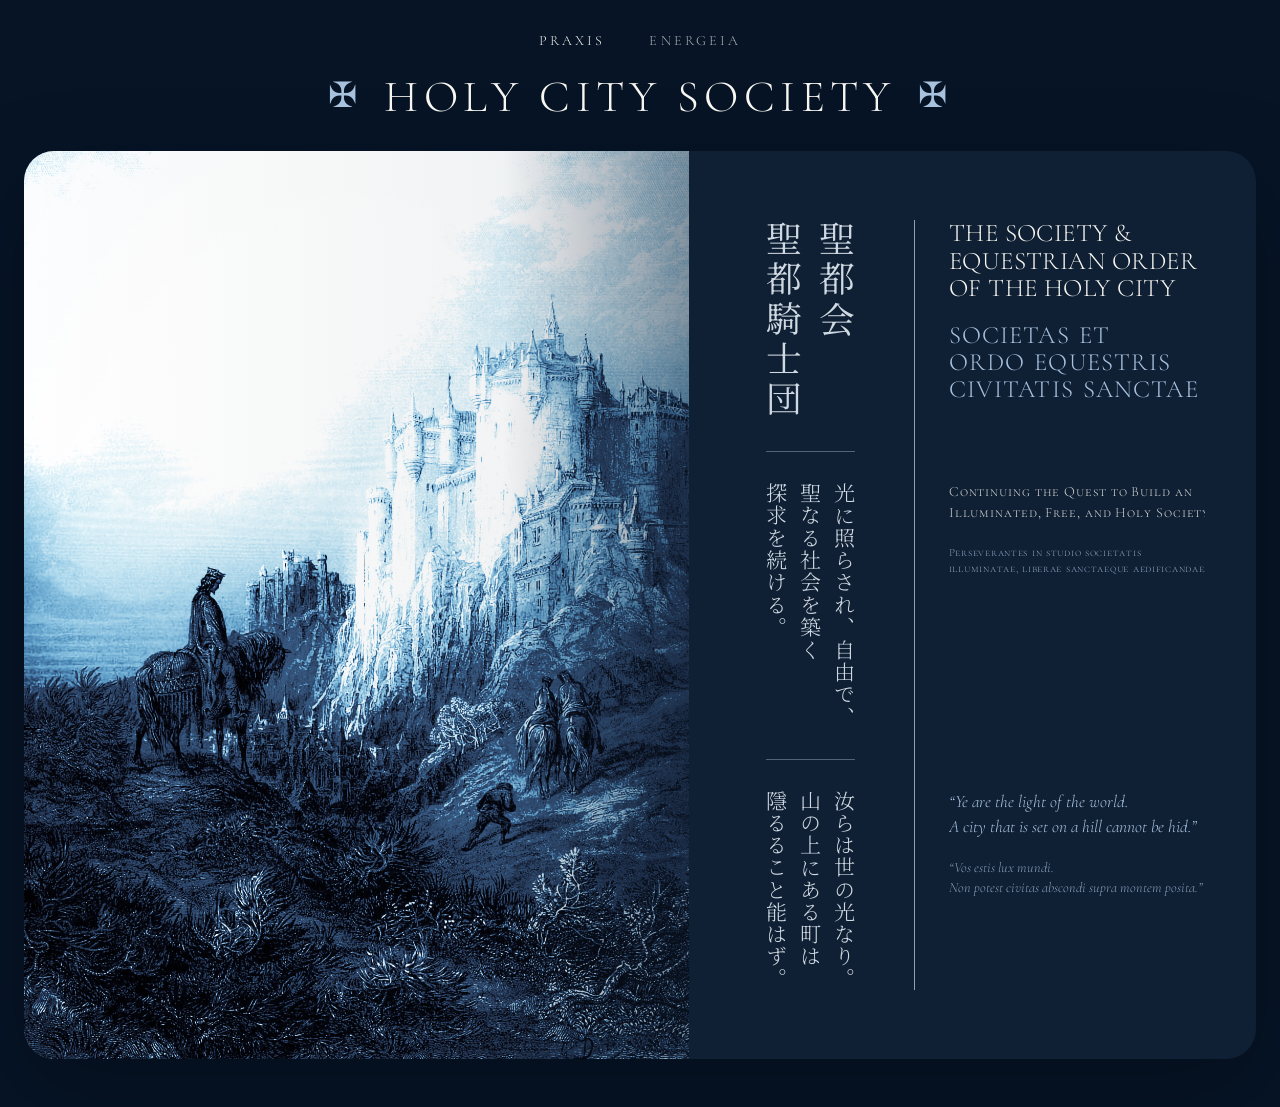
<file: index.html>
<!DOCTYPE html>
<html lang="en">
<head>
  <meta charset="UTF-8" />
  <meta
    name="viewport"
    content="width=device-width, initial-scale=1.0"
  />

  <title>Holy City Society</title>

  <link rel="preconnect" href="https://fonts.googleapis.com" />
  <link
    rel="preconnect"
    href="https://fonts.gstatic.com"
    crossorigin
  />

  <link
    href="https://fonts.googleapis.com/css2?family=Cormorant+Garamond:ital,wght@0,300;0,400;1,300;1,400&family=Noto+Serif+JP:wght@300;400&display=swap"
    rel="stylesheet"
  />

  <link rel="stylesheet" href="./styles.css" />
</head>

<body>
  <header class="site-header site-shell">
    <nav class="top-nav" aria-label="Primary">
      <a href="./index.html" aria-current="page">
        Praxis
      </a>

      <a href="./virtues.html">
        Energeia
      </a>
    </nav>

    <div
      class="site-name"
      aria-label="Holy City Society"
    >
      <span
        class="site-cross"
        aria-hidden="true"
      >
        ✠
      </span>

      <span>Holy City Society</span>

      <span
        class="site-cross"
        aria-hidden="true"
      >
        ✠
      </span>
    </div>
  </header>

  <main class="site-shell">
    <section
      class="hero"
      aria-labelledby="formal-title"
    >
      <div
        class="hero-art"
        role="img"
        aria-label="Blue engraved city on a hill with mounted riders"
      ></div>

      <div class="hero-copy">
        <div class="trilingual-layout">

          <div
            class="language-rule"
            aria-hidden="true"
          ></div>

          <section
            class="japanese-section japanese-identity"
            lang="ja"
            aria-label="Japanese institutional name"
          >
            <div class="japanese-columns identity-columns">
              <p class="japanese-column">
                聖都会
              </p>

              <p class="japanese-column">
                聖都騎士団
              </p>
            </div>
          </section>

          <section class="western-section western-identity">
            <h1
              class="formal-title formal-english"
              id="formal-title"
              lang="en"
            >
              <span class="title-line">
                <span class="fit-text">
                  The Society &amp;
                </span>
              </span>

              <span class="title-line">
                <span class="fit-text">
                  Equestrian Order
                </span>
              </span>

              <span class="title-line">
                <span class="fit-text">
                  of the Holy City
                </span>
              </span>
            </h1>

            <p
              class="formal-title formal-latin"
              lang="la"
            >
              <span class="title-line">
                <span class="fit-text">
                  Societas Et
                </span>
              </span>

              <span class="title-line">
                <span class="fit-text">
                  Ordo Equestris
                </span>
              </span>

              <span class="title-line">
                <span class="fit-text">
                  Civitatis Sanctae
                </span>
              </span>
            </p>
          </section>

          <section
            class="japanese-section japanese-mission"
            lang="ja"
            aria-label="Japanese mission"
          >
            <div class="japanese-columns">
              <p class="japanese-column">
                光に照らされ、自由で、
              </p>

              <p class="japanese-column">
                聖なる社会を築く
              </p>

              <p class="japanese-column">
                探求を続ける。
              </p>
            </div>
          </section>

          <section class="western-section western-mission">
            <p
              class="mission mission-english equal-size-group"
              lang="en"
            >
              <span class="equal-size-line">
                Continuing the Quest to Build an
              </span>

              <span class="equal-size-line">
                Illuminated, Free, and Holy Society
              </span>
            </p>

            <p
              class="mission mission-latin equal-size-group"
              lang="la"
            >
              <span class="equal-size-line">
                Perseverantes in studio societatis
              </span>

              <span class="equal-size-line">
                illuminatae, liberae sanctaeque aedificandae.
              </span>
            </p>
          </section>

          <section
            class="japanese-section japanese-scripture"
            lang="ja"
            aria-label="Japanese scripture"
          >
            <div class="japanese-columns scripture-columns">
              <p class="japanese-column">
                汝らは世の光なり。
              </p>

              <p class="japanese-column">
                山の上にある町は
              </p>

              <p class="japanese-column">
                隱るること能はず。
              </p>
            </div>
          </section>

          <section class="western-section western-scripture">
            <blockquote class="scripture">
              <p
                class="scripture-english equal-size-group"
                lang="en"
              >
                <span class="equal-size-line">
                  “Ye are the light of the world.
                </span>

                <span class="equal-size-line">
                  A city that is set on a hill cannot be hid.”
                </span>
              </p>

              <p
                class="scripture-latin equal-size-group"
                lang="la"
              >
                <span class="equal-size-line">
                  “Vos estis lux mundi.
                </span>

                <span class="equal-size-line">
                  Non potest civitas abscondi supra montem posita.”
                </span>
              </p>
            </blockquote>
          </section>

        </div>
      </div>
    </section>
  </main>

  <script>
    (() => {
      const referenceFontSize = 100;
      const widthSafetyAllowance = 6;

      const canvas =
        document.createElement("canvas");

      const context =
        canvas.getContext("2d");

      function numericCustomProperty(
        element,
        propertyName,
        fallback
      ) {
        const value = Number.parseFloat(
          getComputedStyle(element).getPropertyValue(
            propertyName
          )
        );

        return Number.isFinite(value)
          ? value
          : fallback;
      }

      function transformedText(element) {
        const text =
          element.textContent.trim();

        const transform =
          getComputedStyle(element).textTransform;

        if (transform === "uppercase") {
          return text.toUpperCase();
        }

        if (transform === "lowercase") {
          return text.toLowerCase();
        }

        return text;
      }

      function measureTextAtReferenceSize(element) {
        const styles =
          getComputedStyle(element);

        const text =
          transformedText(element);

        const fontStyle =
          styles.fontStyle || "normal";

        const fontVariant =
          styles.fontVariant || "normal";

        const fontWeight =
          styles.fontWeight || "300";

        const fontFamily =
          styles.fontFamily || "serif";

        context.font =
          `${fontStyle} ${fontVariant} ${fontWeight} ` +
          `${referenceFontSize}px ${fontFamily}`;

        const glyphWidth =
          context.measureText(text).width;

        const trackingEm =
          numericCustomProperty(
            element,
            "--tracking-em",
            0
          );

        const wordSpacingEm =
          numericCustomProperty(
            element,
            "--word-spacing-em",
            0
          );

        const characterGaps =
          Math.max(
            text.length - 1,
            0
          );

        const spaces =
          (text.match(/\s/g) || []).length;

        const trackingWidth =
          trackingEm *
          referenceFontSize *
          characterGaps;

        const additionalWordSpacing =
          wordSpacingEm *
          referenceFontSize *
          spaces;

        return (
          glyphWidth +
          trackingWidth +
          additionalWordSpacing
        );
      }

      function calculateLineSize(element) {
        const line =
          element.closest(".title-line");

        if (!line) {
          return 0;
        }

        const targetWidth =
          Math.max(
            line.clientWidth -
              widthSafetyAllowance,
            0
          );

        if (targetWidth <= 0) {
          return 0;
        }

        const referenceWidth =
          measureTextAtReferenceSize(element);

        if (referenceWidth <= 0) {
          return 0;
        }

        const minimumSize =
          numericCustomProperty(
            element,
            "--minimum-fit-size",
            8
          );

        const maximumSize =
          numericCustomProperty(
            element,
            "--maximum-fit-size",
            180
          );

        const calculatedSize =
          referenceFontSize *
          (
            targetWidth /
            referenceWidth
          );

        return Math.max(
          minimumSize,
          Math.min(
            calculatedSize,
            maximumSize
          )
        );
      }

      function fitFormalTitle(title) {
        const lines = Array.from(
          title.querySelectorAll(".fit-text")
        );

        if (!lines.length) {
          return;
        }

        lines.forEach((line) => {
          line.style.fontSize = "";
        });

        const calculatedSizes =
          lines
            .map(calculateLineSize)
            .filter(
              (size) => size > 0
            );

        if (!calculatedSizes.length) {
          return;
        }

        const sharedSize =
          Math.min(...calculatedSizes);

        lines.forEach((line) => {
          line.style.fontSize =
            `${sharedSize}px`;
        });
      }

      function fitEqualSizeGroup(group) {
        const lines = Array.from(
          group.querySelectorAll(
            ".equal-size-line"
          )
        );

        if (!lines.length) {
          return;
        }

        lines.forEach((line) => {
          line.style.fontSize = "";
        });

        const targetWidth =
          Math.max(
            group.clientWidth -
              widthSafetyAllowance,
            0
          );

        if (targetWidth <= 0) {
          return;
        }

        const longestReferenceWidth =
          Math.max(
            ...lines.map(
              measureTextAtReferenceSize
            )
          );

        if (longestReferenceWidth <= 0) {
          return;
        }

        const minimumSize =
          numericCustomProperty(
            group,
            "--minimum-group-size",
            8
          );

        const maximumSize =
          numericCustomProperty(
            group,
            "--maximum-group-size",
            72
          );

        const calculatedSize =
          referenceFontSize *
          (
            targetWidth /
            longestReferenceWidth
          );

        const finalSize =
          Math.max(
            minimumSize,
            Math.min(
              calculatedSize,
              maximumSize
            )
          );

        lines.forEach((line) => {
          line.style.fontSize =
            `${finalSize}px`;
        });
      }

      function fitAllTypography() {
        document
          .querySelectorAll(
            ".western-section .formal-title"
          )
          .forEach(fitFormalTitle);

        document
          .querySelectorAll(
            ".western-section .equal-size-group"
          )
          .forEach(fitEqualSizeGroup);
      }

      let resizeFrame;

      function scheduleFit() {
        window.cancelAnimationFrame(
          resizeFrame
        );

        resizeFrame =
          window.requestAnimationFrame(
            fitAllTypography
          );
      }

      if (
        document.fonts &&
        document.fonts.ready
      ) {
        document.fonts.ready.then(
          scheduleFit
        );
      } else {
        window.addEventListener(
          "load",
          scheduleFit
        );
      }

      window.addEventListener(
        "resize",
        scheduleFit
      );

      window.addEventListener(
        "orientationchange",
        scheduleFit
      );
    })();
  </script>
</body>
</html>
</file>
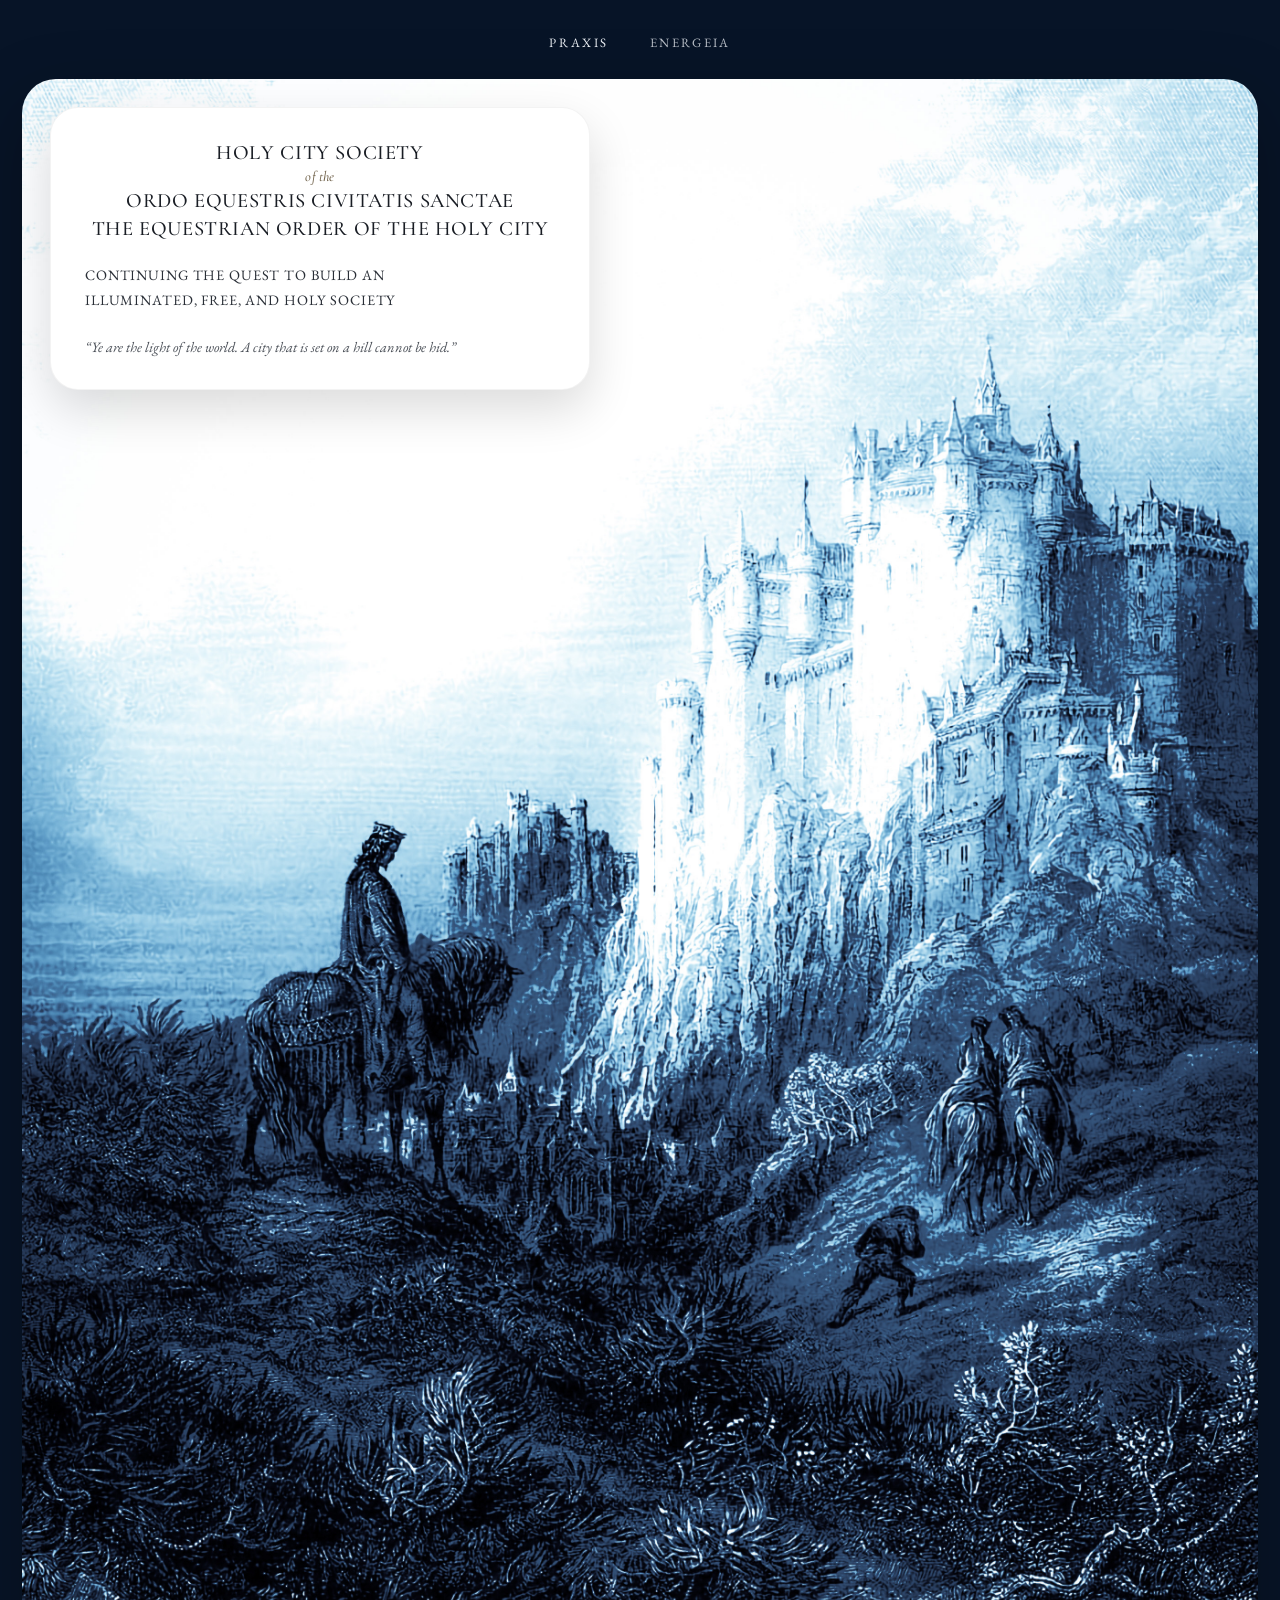
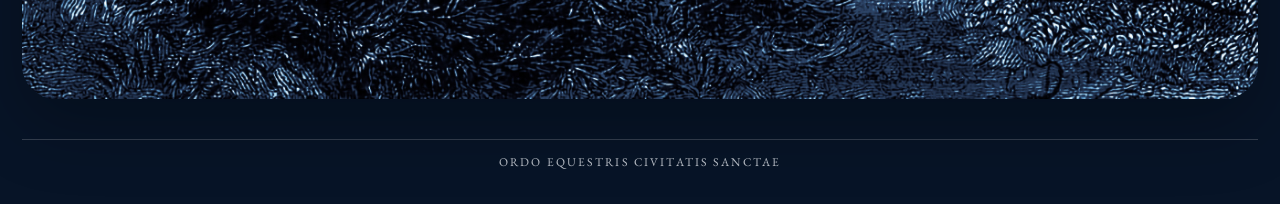
<file: index2.html>
<!DOCTYPE html>
<html lang="en">
<head>
  <meta charset="UTF-8" />
  <meta name="viewport" content="width=device-width, initial-scale=1.0" />
  <title>Holy City Society</title>
  <link rel="preconnect" href="https://fonts.googleapis.com">
  <link rel="preconnect" href="https://fonts.gstatic.com" crossorigin>
  <link href="https://fonts.googleapis.com/css2?family=Cormorant+Garamond:wght@400;500;600&family=EB+Garamond:wght@400;500;600&display=swap" rel="stylesheet">
  <style>
    :root {
      --bg: #071427;
      --text: #eef2f7;
      --muted: rgba(238, 242, 247, 0.78);
      --line: rgba(255, 255, 255, 0.14);
      --shadow: 0 24px 70px rgba(0, 0, 0, 0.28);
      --shadow-soft: 0 20px 48px rgba(0, 0, 0, 0.14);
      --radius: 34px;
      --radius-card: 28px;
      --shell: 1280px;
      --card-bg: #ffffff;
      --card-line: rgba(24, 28, 34, 0.05);
      --ink: #191d24;
      --ink-soft: #74664f;
      --body-ink: #2a2f37;
      --quote-ink: #4a4f57;
    }

    * {
      box-sizing: border-box;
    }

    html {
      scroll-behavior: smooth;
    }

    body {
      margin: 0;
      min-height: 100vh;
      background: var(--bg);
      color: var(--text);
      font-family: "EB Garamond", Garamond, Baskerville, "Times New Roman", serif;
      -webkit-font-smoothing: antialiased;
      text-rendering: optimizeLegibility;
    }

    a {
      color: inherit;
      text-decoration: none;
    }

    .shell {
      width: min(calc(100% - 44px), var(--shell));
      margin: 0 auto;
    }

    .site-header {
      padding-top: 34px;
      padding-bottom: 18px;
    }

    .top-nav {
      display: flex;
      justify-content: center;
      gap: 42px;
      text-transform: uppercase;
      letter-spacing: 0.18em;
      font-size: 0.8rem;
      color: var(--muted);
    }

    .top-nav a:hover,
    .top-nav a[aria-current="page"] {
      color: var(--text);
    }

    .hero-panel {
      position: relative;
      margin-top: 10px;
      margin-bottom: 40px;
      min-height: 180vh;
      border-radius: var(--radius);
      overflow: hidden;
      box-shadow: var(--shadow);
    }

    .hero-image {
      position: absolute;
      inset: 0;
      background: url("B34EE0E8-7698-45C1-A5B6-EF87853A96F7.jpeg") center center / cover no-repeat;
    }

    .hero-overlay {
      position: relative;
      z-index: 2;
      min-height: 180vh;
      padding: 28px;
    }

    .hero-card {
      position: sticky;
      top: 28px;
      width: min(540px, calc(100% - 28px));
      padding: 34px 34px 30px;
      background: var(--card-bg);
      color: var(--ink);
      border: 1px solid var(--card-line);
      border-radius: var(--radius-card);
      box-shadow: var(--shadow-soft);
    }

    .card-title-block {
      margin-bottom: 24px;
      text-align: center;
      font-family: "Cormorant Garamond", Cochin, Garamond, serif;
    }

    .card-title-line {
      margin: 0;
      font-size: clamp(1.28rem, 1.58vw, 1.62rem);
      line-height: 1.04;
      font-weight: 500;
      letter-spacing: 0.03em;
      text-transform: uppercase;
      color: var(--ink);
    }

    .card-title-line + .card-title-line {
      margin-top: 6px;
    }

    .card-title-small {
      margin: 6px 0;
      font-size: clamp(0.9rem, 0.95vw, 0.96rem);
      line-height: 1.05;
      font-style: italic;
      font-weight: 500;
      letter-spacing: 0.015em;
      text-transform: none;
      color: var(--ink-soft);
    }

    .card-body {
      margin: 0 0 22px;
      font-size: 0.9rem;
      line-height: 1.72;
      letter-spacing: 0.06em;
      text-transform: uppercase;
      color: var(--body-ink);
      text-align: left;
    }

    .card-quote {
      margin: 0;
      font-size: 0.9rem;
      line-height: 1.72;
      font-style: italic;
      color: var(--quote-ink);
      text-align: left;
    }

    .site-footer {
      padding-bottom: 34px;
    }

    .footer-rule {
      width: 100%;
      height: 1px;
      background: rgba(255, 255, 255, 0.18);
      margin-bottom: 14px;
    }

    .footer-copy {
      text-align: center;
      text-transform: uppercase;
      letter-spacing: 0.18em;
      font-size: 0.74rem;
      color: var(--muted);
    }

    @media (max-width: 980px) {
      .hero-panel,
      .hero-overlay {
        min-height: 130vh;
      }

      .hero-overlay {
        padding: 20px;
      }

      .hero-card {
        top: 20px;
        width: min(500px, 100%);
        padding: 28px 24px 24px;
      }

      .card-title-line {
        font-size: 1.38rem;
      }

      .card-title-small {
        font-size: 0.9rem;
      }
    }

    @media (max-width: 640px) {
      .shell {
        width: min(calc(100% - 24px), var(--shell));
      }

      .site-header {
        padding-top: 22px;
        padding-bottom: 14px;
      }

      .top-nav {
        gap: 18px;
        font-size: 0.7rem;
        letter-spacing: 0.14em;
        flex-wrap: wrap;
      }

      .hero-panel,
      .hero-overlay {
        min-height: 110vh;
      }

      .hero-panel {
        border-radius: 22px;
      }

      .hero-overlay {
        padding: 12px;
      }

      .hero-card {
        top: 12px;
        width: 100%;
        padding: 22px 18px 18px;
        border-radius: 18px;
      }

      .card-title-line {
        font-size: 1.02rem;
        letter-spacing: 0.025em;
      }

      .card-title-small {
        font-size: 0.78rem;
      }

      .card-body,
      .card-quote {
        font-size: 0.82rem;
      }
    }
  </style>
</head>
<body>
  <header class="site-header shell">
    <nav class="top-nav" aria-label="Primary">
      <a href="index.html" aria-current="page">Praxis</a>
      <a href="virtues.html">Energeia</a>
    </nav>
  </header>

  <main class="shell">
    <section class="hero-panel" aria-labelledby="card-title-main">
      <div class="hero-image" role="img" aria-label="Blue engraved holy city on a hill with mounted riders"></div>

      <div class="hero-overlay">
        <div class="hero-card">
          <div class="card-title-block">
            <h1 class="card-title-line" id="card-title-main">Holy City Society</h1>
            <p class="card-title-small">of the</p>
            <p class="card-title-line">Ordo Equestris Civitatis Sanctae</p>
            <p class="card-title-line">The Equestrian Order of the Holy City</p>
          </div>

          <p class="card-body">
            Continuing the quest to build an<br>
            illuminated, free, and holy society
          </p>

          <p class="card-quote">
            “Ye are the light of the world. A city that is set on a hill cannot be hid.”
          </p>
        </div>
      </div>
    </section>
  </main>

  <footer class="site-footer shell">
    <div class="footer-rule"></div>
    <div class="footer-copy">Ordo Equestris Civitatis Sanctae</div>
  </footer>
</body>
</html>
</file>
<file: styles.css>
:root {
  --bg: #061426;
  --panel: #0f1f34;
  --text: #f7f6f0;
  --muted: rgba(247, 246, 240, 0.7);

  --accent-blue: #a8c2de;
  --accent-blue-soft: rgba(168, 194, 222, 0.84);

  --shell: 1380px;
  --radius: 30px;
  --shadow: 0 30px 90px rgba(0, 0, 0, 0.26);

  --content-inset: 24px;

  --language-rule: rgba(168, 194, 222, 0.8);
}

* {
  box-sizing: border-box;
}

html {
  scroll-behavior: smooth;
}

body {
  margin: 0;
  min-height: 100vh;
  overflow-x: hidden;

  background: var(--bg);
  color: var(--text);

  font-family:
    "Cormorant Garamond",
    Garamond,
    serif;

  font-size: 18px;
  font-weight: 300;

  -webkit-font-smoothing: antialiased;
  text-rendering: optimizeLegibility;
}

a {
  color: inherit;
  text-decoration: none;
}

.site-shell {
  width: min(
    calc(100% - 48px),
    var(--shell)
  );

  margin-inline: auto;
}


/* HEADER */

.site-header {
  padding-top: 32px;
  padding-bottom: 34px;
}

.top-nav {
  display: flex;
  justify-content: center;

  gap: 44px;

  margin-bottom: 28px;

  color: var(--muted);

  font-family:
    "Cormorant Garamond",
    Garamond,
    serif;

  font-size: 0.88rem;
  font-weight: 300;

  letter-spacing: 0.22em;
  text-transform: uppercase;
}

.top-nav a {
  transition: color 160ms ease;
}

.top-nav a:hover,
.top-nav a:focus-visible,
.top-nav a[aria-current="page"] {
  color: var(--text);
}

.site-name {
  display: flex;
  align-items: center;
  justify-content: center;

  gap: 22px;

  color: var(--text);

  font-family:
    "Cormorant Garamond",
    Garamond,
    serif;

  font-size: clamp(
    2rem,
    3.5vw,
    3.5rem
  );

  font-weight: 300;

  letter-spacing: 0.12em;
  line-height: 0.9;

  text-align: center;
  text-transform: uppercase;
}

.site-cross {
  flex: 0 0 auto;

  color: var(--accent-blue);

  font-size: 0.78em;
  font-weight: 300;
}


/* HERO */

.hero {
  display: grid;

  grid-template-columns:
    minmax(0, 1.08fr)
    minmax(430px, 0.92fr);

  min-height: 720px;

  margin-bottom: 48px;

  overflow: hidden;

  background: var(--panel);

  border-radius: var(--radius);

  box-shadow: var(--shadow);
}

.hero-art {
  min-height: 720px;

  background-image:
    linear-gradient(
      90deg,
      rgba(6, 20, 38, 0),
      rgba(15, 31, 52, 0.05) 72%,
      rgba(15, 31, 52, 0.46)
    ),
    url("./B34EE0E8-7698-45C1-A5B6-EF87853A96F7.jpeg");

  background-position: center;
  background-repeat: no-repeat;
  background-size: cover;
}

.hero-copy {
  min-width: 0;

  padding:
    clamp(54px, 5.4vw, 82px)
    clamp(34px, 4vw, 62px);

  overflow: hidden;
}


/* TRILINGUAL GRID */

.trilingual-layout {
  display: grid;

  grid-template-columns:
    minmax(116px, 30%)
    1px
    minmax(0, 1fr);

  grid-template-rows:
    auto
    auto
    auto;

  column-gap:
    clamp(
      18px,
      2.8vw,
      34px
    );

  row-gap:
    clamp(
      42px,
      5vw,
      62px
    );

  width: 100%;
  min-width: 0;
}


/* CENTRAL RULE */

.language-rule {
  grid-column: 2;
  grid-row: 1 / 4;

  width: 1px;
  height: 100%;

  background: var(--language-rule);
}


/* JAPANESE COLUMN */

.japanese-section {
  position: relative;

  grid-column: 1;

  display: flex;
  justify-content: center;
  align-items: flex-start;

  min-width: 0;

  color: rgba(
    228,
    237,
    245,
    0.9
  );

  font-family:
    "Noto Serif JP",
    "Yu Mincho",
    "Hiragino Mincho ProN",
    serif;
}

.japanese-identity {
  grid-row: 1;
}

.japanese-mission {
  grid-row: 2;
}

.japanese-scripture {
  grid-row: 3;
}


/* JAPANESE PAGE BREAKS */

.japanese-mission::before,
.japanese-scripture::before {
  content: "";

  position: absolute;

  top:
    calc(
      clamp(
        42px,
        5vw,
        62px
      ) / -2
    );

  left: 18%;
  right: 18%;

  height: 1px;

  background: var(--language-rule);

  opacity: 0.52;
}


/* JAPANESE VERTICAL COLUMNS */

.japanese-columns {
  display: flex;

  flex-direction: row-reverse;

  justify-content: center;
  align-items: flex-start;

  width: 100%;

  gap:
    clamp(
      7px,
      1vw,
      13px
    );
}

.japanese-column {
  writing-mode: vertical-rl;
  text-orientation: upright;

  margin: 0;

  white-space: nowrap;

  font-weight: 300;
  line-height: 1;

  letter-spacing: 0.065em;
}


/* JAPANESE IDENTITY */

.identity-columns {
  gap:
    clamp(
      11px,
      1.4vw,
      18px
    );
}

.japanese-identity .japanese-column {
  font-size:
    clamp(
      26px,
      2.8vw,
      39px
    );

  font-weight: 400;

  letter-spacing: 0.11em;
}


/* JAPANESE MISSION */

.japanese-mission .japanese-column {
  font-size:
    clamp(
      16px,
      1.65vw,
      23px
    );

  letter-spacing: 0.065em;
}


/* JAPANESE SCRIPTURE */

.japanese-scripture .japanese-column {
  font-size:
    clamp(
      16px,
      1.65vw,
      23px
    );

  letter-spacing: 0.055em;
}


/* WESTERN COLUMN */

.western-section {
  grid-column: 3;

  width: 100%;
  min-width: 0;

  overflow: hidden;
}

.western-identity {
  grid-row: 1;
}

.western-mission {
  grid-row: 2;
}

.western-scripture {
  grid-row: 3;
}


/* FORMAL WORDMARK */

.formal-title {
  width: 100%;
  min-width: 0;

  margin: 0;

  font-family:
    "Cormorant Garamond",
    Garamond,
    serif;

  font-kerning: normal;
  font-weight: 300;

  text-align: left;
  text-transform: uppercase;
}

.formal-english {
  margin-bottom: 18px;

  color: var(--text);
}

.formal-latin {
  margin-top: 20px;

  color: var(--accent-blue);
}

.title-line {
  display: flex;
  align-items: baseline;

  width: 100%;
  min-width: 0;

  overflow: visible;

  white-space: nowrap;
}

.fit-text {
  display: inline-block;

  flex: 0 0 auto;

  max-width: 100%;

  white-space: nowrap;

  line-height: 1.08;

  transform-origin: left center;
}

.formal-english .fit-text {
  --tracking-em: 0.018;
  --word-spacing-em: 0;

  --minimum-fit-size: 11;
  --maximum-fit-size: 52;

  font-family:
    "Cormorant Garamond",
    Garamond,
    serif;

  font-weight: 300;

  letter-spacing: 0.018em;
}

.formal-latin .fit-text {
  --tracking-em: 0.045;
  --word-spacing-em: 0.08;

  --minimum-fit-size: 10;
  --maximum-fit-size: 36;

  color: var(--accent-blue);

  font-family:
    "Cormorant Garamond",
    Garamond,
    serif;

  font-weight: 300;

  letter-spacing: 0.045em;
  word-spacing: 0.08em;
}


/* MISSION */

.mission {
  width: 100%;
  max-width: 100%;

  margin: 0;

  font-family:
    "Cormorant Garamond",
    Garamond,
    serif;

  font-weight: 300;

  text-transform: none;
}

.mission-english {
  --tracking-em: 0.05;
  --word-spacing-em: 0;

  --minimum-group-size: 10;
  --maximum-group-size: 25;

  color: rgba(
    247,
    246,
    240,
    0.84
  );

  font-variant-caps: small-caps;

  letter-spacing: 0.05em;
  line-height: 1.45;
}

.mission-latin {
  --tracking-em: 0.04;
  --word-spacing-em: 0;

  --minimum-group-size: 9;
  --maximum-group-size: 18;

  margin-top: 22px;

  color: rgba(
    168,
    194,
    222,
    0.78
  );

  font-variant-caps: small-caps;

  letter-spacing: 0.04em;
  line-height: 1.45;
}

.equal-size-line {
  display: block;

  width: max-content;
  max-width: 100%;

  white-space: nowrap;
}


/* SCRIPTURE */

.scripture {
  width: 100%;
  max-width: 100%;

  margin: 0;
  padding: 0;

  color: var(--accent-blue);
}

.scripture p {
  width: 100%;

  margin: 0;

  font-family:
    "Cormorant Garamond",
    Garamond,
    serif;

  font-style: italic;
  font-weight: 300;

  letter-spacing: 0;

  line-height: 1.4;
}

.scripture-english {
  --tracking-em: 0;
  --word-spacing-em: 0;

  --minimum-group-size: 10;
  --maximum-group-size: 25;
}

.scripture-latin {
  --tracking-em: 0;
  --word-spacing-em: 0;

  --minimum-group-size: 9;
  --maximum-group-size: 18;

  margin-top: 19px !important;

  color: rgba(
    168,
    194,
    222,
    0.78
  );
}


/* PORTRAIT TABLET */

@media (max-width: 980px) {
  .hero {
    grid-template-columns: 1fr;

    min-height: auto;
  }

  .hero-art {
    min-height: 520px;

    background-image:
      linear-gradient(
        180deg,
        rgba(6, 20, 38, 0),
        rgba(15, 31, 52, 0.1)
      ),
      url("./B34EE0E8-7698-45C1-A5B6-EF87853A96F7.jpeg");
  }

  .hero-copy {
    padding: 50px 44px 58px;
  }

  .trilingual-layout {
    grid-template-columns:
      minmax(150px, 29%)
      1px
      minmax(0, 1fr);

    column-gap: 32px;

    row-gap: 54px;
  }

  .japanese-mission::before,
  .japanese-scripture::before {
    top: -27px;
  }

  .japanese-columns {
    gap: 11px;
  }
}


/* MOBILE */

@media (max-width: 640px) {
  :root {
    --content-inset: 16px;
  }

  .site-shell {
    width: min(
      calc(100% - 24px),
      var(--shell)
    );
  }

  .site-header {
    padding-top: 22px;
    padding-bottom: 26px;
  }

  .top-nav {
    gap: 28px;
    margin-bottom: 22px;

    font-size: 0.76rem;
    letter-spacing: 0.18em;
  }

  .site-name {
    gap: 10px;

    font-size: 1.78rem;

    letter-spacing: 0.075em;
    line-height: 0.9;
  }

  .site-name > span:nth-child(2) {
    max-width: 280px;
  }

  .site-cross {
    font-size: 0.57em;
  }

  .hero {
    margin-bottom: 28px;
    border-radius: 22px;
  }

  .hero-art {
    min-height: 390px;

    background-position: center top;
  }

  .hero-copy {
    padding:
      38px
      24px
      46px;
  }

  .trilingual-layout {
    grid-template-columns:
      minmax(106px, 31%)
      1px
      minmax(0, 1fr);

    column-gap: 20px;

    row-gap: 42px;
  }

  .japanese-mission::before,
  .japanese-scripture::before {
    top: -21px;

    left: 16%;
    right: 16%;
  }

  .japanese-columns {
    gap: 7px;
  }

  .identity-columns {
    gap: 9px;
  }

  .japanese-identity .japanese-column {
    font-size:
      clamp(
        28px,
        7vw,
        39px
      );

    letter-spacing: 0.1em;
  }

  .japanese-mission .japanese-column,
  .japanese-scripture .japanese-column {
    font-size:
      clamp(
        15px,
        3.85vw,
        20px
      );
  }

  .formal-english {
    margin-bottom: 15px;
  }

  .formal-english .fit-text {
    --tracking-em: 0.012;
    --minimum-fit-size: 9;
    --maximum-fit-size: 32;

    letter-spacing: 0.012em;
  }

  .formal-latin {
    margin-top: 16px;
  }

  .formal-latin .fit-text {
    --tracking-em: 0.03;
    --word-spacing-em: 0.07;

    --minimum-fit-size: 8;
    --maximum-fit-size: 23;

    letter-spacing: 0.03em;
    word-spacing: 0.07em;
  }

  .mission-english {
    --tracking-em: 0.035;
    --maximum-group-size: 21;

    letter-spacing: 0.035em;
  }

  .mission-latin {
    --tracking-em: 0.024;
    --maximum-group-size: 16;

    margin-top: 18px;

    letter-spacing: 0.024em;
  }

  .scripture-english {
    --maximum-group-size: 23;
  }

  .scripture-latin {
    --maximum-group-size: 17;

    margin-top: 17px !important;
  }
}


/* NARROW MOBILE */

@media (max-width: 390px) {
  .site-name {
    font-size: 1.58rem;
  }

  .hero-art {
    min-height: 360px;
  }

  .hero-copy {
    padding:
      34px
      20px
      40px;
  }

  .trilingual-layout {
    grid-template-columns:
      minmax(90px, 29%)
      1px
      minmax(0, 1fr);

    column-gap: 16px;

    row-gap: 38px;
  }

  .japanese-mission::before,
  .japanese-scripture::before {
    top: -19px;

    left: 16%;
    right: 16%;
  }

  .japanese-columns {
    gap: 5px;
  }

  .identity-columns {
    gap: 7px;
  }

  .japanese-identity .japanese-column {
    font-size:
      clamp(
        25px,
        6.6vw,
        34px
      );

    letter-spacing: 0.09em;
  }

  .japanese-mission .japanese-column,
  .japanese-scripture .japanese-column {
    font-size:
      clamp(
        14px,
        3.7vw,
        18px
      );
  }

  .formal-english .fit-text {
    --tracking-em: 0.008;

    --minimum-fit-size: 9;
    --maximum-fit-size: 32;

    letter-spacing: 0.008em;
  }

  .formal-latin .fit-text {
    --tracking-em: 0.024;
    --word-spacing-em: 0.055;

    --minimum-fit-size: 8;
    --maximum-fit-size: 23;

    letter-spacing: 0.024em;
    word-spacing: 0.055em;
  }

  .mission-english {
    --tracking-em: 0.028;
    --maximum-group-size: 20;

    letter-spacing: 0.028em;
  }

  .mission-latin {
    --tracking-em: 0.02;
    --maximum-group-size: 15;

    letter-spacing: 0.02em;
  }

  .scripture-english {
    --maximum-group-size: 22;
  }

  .scripture-latin {
    --maximum-group-size: 16;
  }
}
</file>
